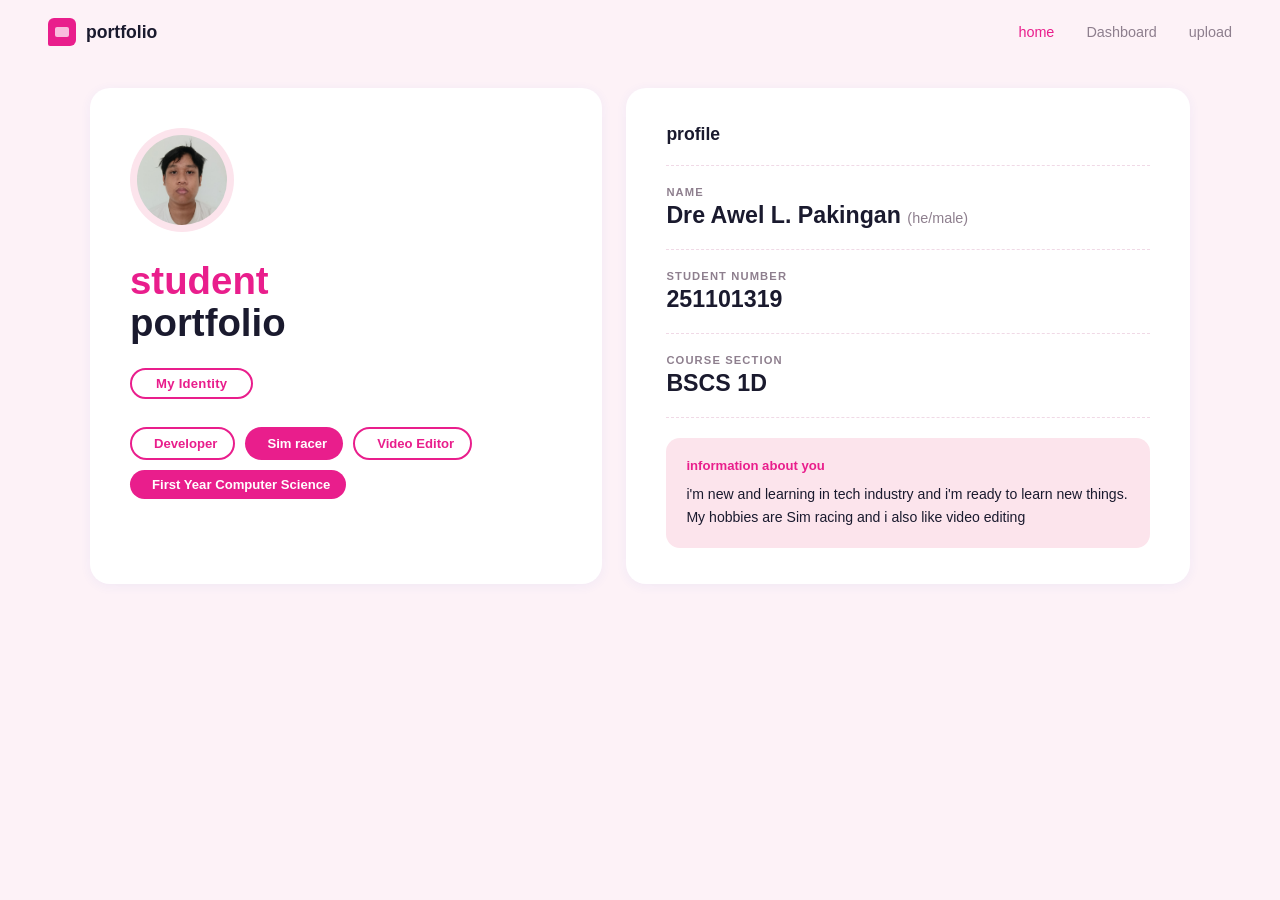
<file: index.html>
<!DOCTYPE html>
<html lang="en">
<head>
  <meta charset="UTF-8" />
  <meta name="viewport" content="width=device-width, initial-scale=1.0"/>
  <title>Student Portfolio</title>

  <!-- All styling is in style.css -->
<link rel="stylesheet" href="style.css"/>
</head>
<body>

  <!-- ==================== NAVIGATION BAR ==================== -->

  <nav>

    <a href="#" class="nav-logo" onclick="showPage('home')">
      <div class="folder-icon"></div>
      portfolio
    </a>

    <!-- Navigation links list -->
    <ul class="nav-links">

      <li>
        <a href="#" class="active" id="nav-home" onclick="showPage('home')">
          home
        </a>
      </li>

      <li>
        <a href="takenquiz.html" id="nav-quiz">
          Dashboard
                </a>
      </li>
      <li>
        <a href="upload.html" id="nav-upload">
          upload
        </a>
      </li>
    </ul>
  </nav>

  <!-- ==================== HOME PAGE ==================== -->

  <div class="page active" id="page-home">

    <div class="home-grid">

      <div class="card">

        <div class="avatar-wrap">
          <img src="Image/profile.jpeg" alt="Your photo" class="avatar-img"
               onerror="this.style.display='none'; this.nextElementSibling.style.display='flex';">
          <span class="avatar-fallback">🎓</span>
        </div>

        <div class="student-title">
          <span>student</span><br>portfolio
        </div>

        <div class="scroll-badge">My Identity</div>

        <div class="tags">
          <span class="tag tag-outline"> Developer</span>
          <span class="tag tag-filled"> Sim racer</span>
          <span class="tag tag-outline"> Video Editor</span>
          <span class="tag tag-filled"> First Year Computer Science</span>
        </div>
      </div>

      <div class="card profile-card">

        <div class="profile-header">
          <h2>profile</h2>
        </div>

        <hr class="divider"/>

        <div class="profile-row">
          <span class="profile-label">Name</span>
          <span class="profile-value">Dre Awel L. Pakingan <span>(he/male)</span></span>
        </div>

        <div class="profile-row">
          <span class="profile-label">Student Number</span>
          <span class="profile-value">251101319</span>
        </div>

        <div class="profile-row">
          <span class="profile-label">Course Section</span>
          <span class="profile-value">BSCS 1D</span>
        </div>

        <div class="info-box">
          <div class="info-box-header">
            information about you
          </div>
          <p>i'm new and learning in tech industry and i'm ready to learn new things. My hobbies are Sim racing and i also like video editing</p>
        </div>

      </div>

    </div>
  </div>

  <!-- All JavaScript is in script.js -->
  <script src="script.js"></script>

</body>
</html>
</file>
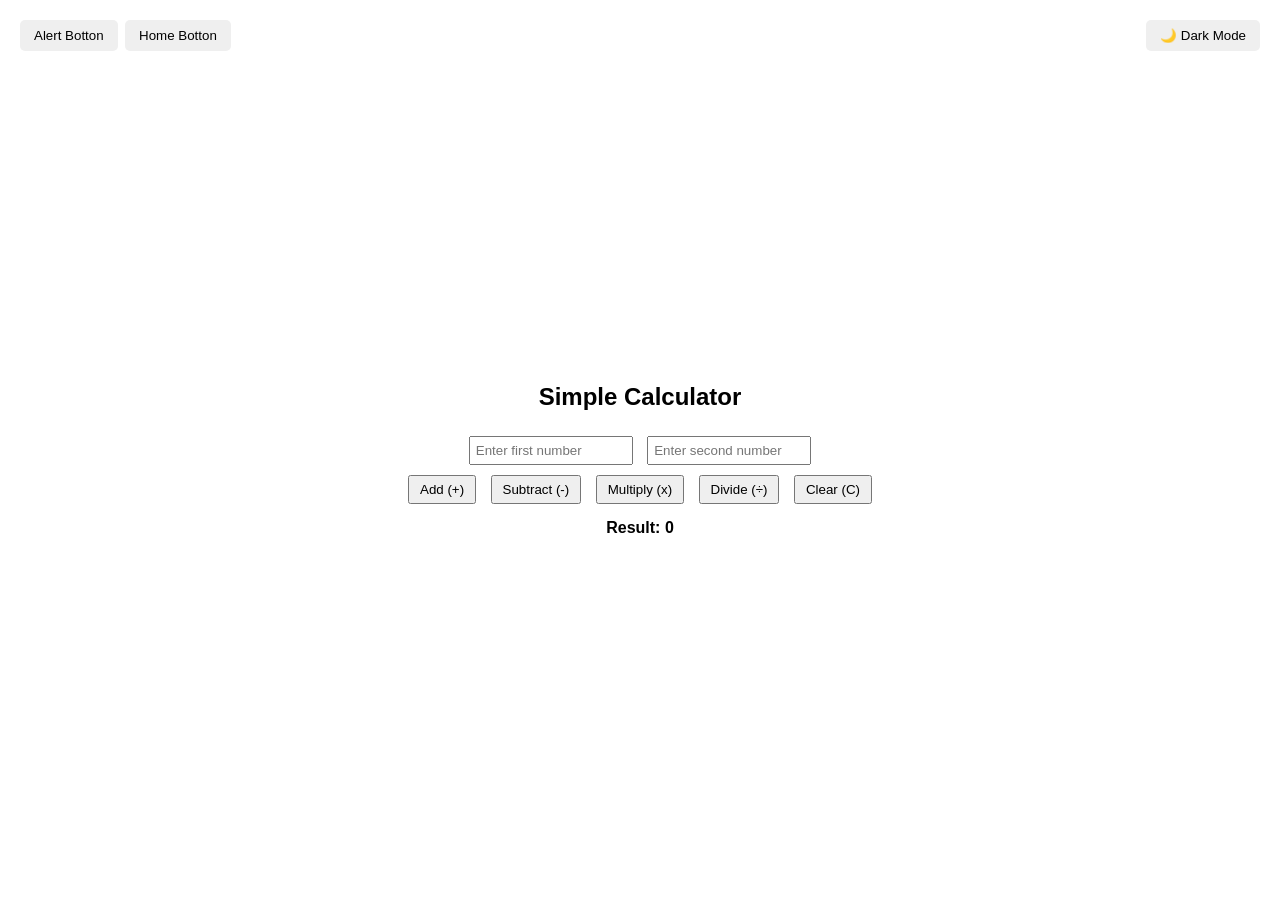
<file: Calculator.html>
<!DOCTYPE html>
<html>
<head>
  <title>Simple Calculator</title>
  <style>
    body {
      font-family: Arial, sans-serif;
      display: flex;
      justify-content: center;
      align-items: center;
      height: 100vh;
      margin: 0;
      background-color: white;
      color: black;
    }

    body.dark {
      background-color: #1a1a1a;
      color: white;
    }

    .calculator {
      text-align: center;
    }

    input {
      padding: 5px;
      margin: 5px;
      width: 150px;
    }

    button {
      padding: 5px 10px;
      margin: 5px;
      cursor: pointer;
    }

    #result {
      margin-top: 10px;
      font-weight: bold;
    }

    #alertBtn {
      position: fixed;
      top: 15px;
      left: 15px;
      border: none;
      padding: 8px 14px;
      cursor: pointer;
      border-radius: 5px;
    }

    #darkModeBtn {
      position: fixed;
      top: 15px;
      right: 15px;
      border: none;
      padding: 8px 14px;
      cursor: pointer;
      border-radius: 5px;
    }

    #homeBtn {
      position: fixed;
      top: 15px;
      left: 120px;
      border: none;
      padding: 8px 14px;
      cursor: pointer;
      border-radius: 5px;
    }
  </style>
</head>
<body>

  
  <button id="alertBtn" onclick="alert('Hello BSCS1D!')">Alert Botton</button>
  <button id="darkModeBtn" onclick="toggleDarkMode()">🌙 Dark Mode</button>
  <button id="homeBtn" onclick="window.location.href='index.html'">Home Botton</button>

  <div class="calculator">
    <h2>Simple Calculator</h2>
    <div>
      <input type="number" id="num1" placeholder="Enter first number">
      <input type="number" id="num2" placeholder="Enter second number">
    </div>
    <div>
      <button onclick="addNumbers()">Add (+)</button>
      <button onclick="sub()">Subtract (-)</button>
      <button onclick="mul()">Multiply (x)</button>
      <button onclick="divNumbers()">Divide (÷)</button>
      <button onclick="clearResult()">Clear (C)</button>
    </div>
    <div id="result">Result: 0</div>
  </div>

  <script>
    

    // Dark mode toggle
    function toggleDarkMode() {
      document.body.classList.toggle("dark");
      let btn = document.getElementById("darkModeBtn");
      
    }

    // Calculator
    function getInputs() {
      let num1 = Number(document.getElementById("num1").value);
      let num2 = Number(document.getElementById("num2").value);
      return { num1, num2 };
    }

    function showResult(num1, op, num2, result) {
      document.getElementById("result").innerHTML = "Result: " + num1 + " " + op + " " + num2 + " = " + result;
      if (alertOn) alert("Result: " + num1 + " " + op + " " + num2 + " = " + result);
    }

    function calculateSum(a, b) { return a + b; }
    function calculateSub(a, b) { return a - b; }
    function calculateMul(a, b) { return a * b; }
    function calculateDiv(a, b) { return b !== 0 ? a / b : "Error: Division by zero"; }

    function addNumbers() {
      let { num1, num2 } = getInputs();
      showResult(num1, "+", num2, calculateSum(num1, num2));
    }

    function sub() {
      let { num1, num2 } = getInputs();
      showResult(num1, "-", num2, calculateSub(num1, num2));
    }

    function mul() {
      let { num1, num2 } = getInputs();
      showResult(num1, "x", num2, calculateMul(num1, num2));
    }

    function divNumbers() {
      let { num1, num2 } = getInputs();
      showResult(num1, "÷", num2, calculateDiv(num1, num2));
    }

    function clearResult() {
      document.getElementById("num1").value = "";
      document.getElementById("num2").value = "";
      document.getElementById("result").innerHTML = "Result: 0";
    }
  </script>
</body>
</html>
</file>
<file: style.css>
*, *::before, *::after { box-sizing: border-box; margin: 0; padding: 0; }

:root {
  --bg: #fdf2f7;
  --card: #ffffff;
  --accent: #e91e8c;
  --accent-light: #fce4ec;
  --accent-soft: #f8bbd9;
  --text: #1a1a2e;
  --muted: #8e7f8e;
  --border: #f0d9e6;
  --tag-bg: #e91e8c;
  --tag-text: #fff;
  --tag-outline-bg: transparent;
  --tag-outline-border: #e91e8c;
  --tag-outline-text: #e91e8c;
}

body {
  font-family: sans-serif;
  background: var(--bg);
  color: var(--text);
  min-height: 100vh;
}

/* NAV */
nav {
  display: flex;
  align-items: center;
  justify-content: space-between;
  padding: 18px 48px;
  background: var(--bg);
}

.nav-logo {
  display: flex;
  align-items: center;
  gap: 10px;
  font-family: sans-serif;
  font-weight: 600;
  font-size: 1.1rem;
  color: var(--text);
  text-decoration: none;
}

.nav-logo .folder-icon {
  width: 28px; height: 28px;
  background: var(--accent);
  border-radius: 6px 6px 6px 2px;
  display: flex; align-items: center; justify-content: center;
}

.nav-logo .folder-icon::before {
  content: '';
  display: block;
  width: 14px; height: 10px;
  background: rgba(255,255,255,0.7);
  border-radius: 2px;
}

.nav-links {
  display: flex;
  gap: 32px;
  list-style: none;
}

.nav-links a {
  text-decoration: none;
  color: var(--muted);
  font-size: 0.9rem;
  font-weight: 500;
  display: flex; align-items: center; gap: 6px;
  transition: color 0.2s;
}

.nav-links a:hover, .nav-links a.active { color: var(--accent); }

.nav-links a svg { width: 15px; height: 15px; }

/* PAGES */
.page { display: none; padding: 24px 48px 48px; animation: fadeIn 0.3s ease; }
.page.active { display: block; }

@keyframes fadeIn { from { opacity: 0; transform: translateY(8px); } to { opacity: 1; transform: translateY(0); } }

/* HOME PAGE */
.home-grid {
  display: grid;
  grid-template-columns: 1fr 1.1fr;
  gap: 24px;
  max-width: 1100px;
  margin: 0 auto;
}

.card {
  background: var(--card);
  border-radius: 20px;
  padding: 40px;
  box-shadow: 0 2px 12px rgba(59,79,216,0.06);
}

.avatar-wrap {
  width: 96px; height: 96px;
  background: var(--accent-light);
  border-radius: 50%;
  display: flex; align-items: center; justify-content: center;
  margin-bottom: 28px;
  overflow: hidden;
  padding: 4px;
  box-sizing: content-box;
}

.avatar-fallback {
  font-size: 2.6rem;
  display: none;
}

.avatar-img {
  width: 90px;
  height: 90px;
  object-fit: cover;
  border-radius: 50%;
  display: block;
}

.student-title {
  font-family: sans-serif;
  font-size: 2.4rem;
  font-weight: 700;
  line-height: 1.1;
  margin-bottom: 24px;
}

.student-title span { color: var(--accent); }

.scroll-badge {
  display: inline-flex;
  align-items: center;
  gap: 8px;
  border: 2px solid var(--accent);
  border-radius: 100px;
  padding: 6px 16px;
  font-size: 0.82rem;
  font-weight: 600;
  color: var(--accent);
  letter-spacing: 0.02em;
  margin-bottom: 24px;
  position: relative;
}

.scroll-badge::before {
  content: '';
  font-size: 0.7rem;
}
.scroll-badge::after {
  content: '';
  font-size: 0.7rem;
}

.tags {
  display: flex;
  flex-wrap: wrap;
  gap: 10px;
  margin-top: 4px;
}

.tag {
  display: inline-flex;
  align-items: center;
  gap: 6px;
  border-radius: 100px;
  padding: 7px 16px;
  font-size: 0.82rem;
  font-weight: 600;
}

.tag::before { content: ''; font-size: 0.65rem; }

.tag-filled {
  background: var(--tag-bg);
  color: var(--tag-text);
}

.tag-outline {
  background: transparent;
  border: 2px solid var(--tag-outline-border);
  color: var(--tag-outline-text);
}

/* Right card - Profile */
.profile-card {
  padding: 36px 40px;
}

.profile-header {
  display: flex;
  align-items: center;
  gap: 10px;
  margin-bottom: 20px;
}

.profile-header svg { width: 22px; height: 22px; color: var(--accent); }

.profile-header h2 {
  font-family: sans-serif;
  font-size: 1.1rem;
  font-weight: 600;
  color: var(--text);
}

.divider {
  border: none;
  border-top: 1.5px dashed var(--border);
  margin: 0 0 20px;
}

.profile-row {
  display: flex;
  flex-direction: column;
  gap: 4px;
  margin-bottom: 20px;
  padding-bottom: 20px;
  border-bottom: 1.5px dashed var(--border);
}

.profile-row:last-of-type { border-bottom: none; margin-bottom: 0; }

.profile-label {
  font-size: 0.7rem;
  font-weight: 700;
  letter-spacing: 0.1em;
  color: var(--muted);
  text-transform: uppercase;
}

.profile-value {
  font-family: sans-serif;
  font-size: 1.45rem;
  font-weight: 700;
  color: var(--text);
}

.profile-value span {
  font-family: sans-serif;
  font-size: 0.9rem;
  font-weight: 400;
  color: var(--muted);
}

.info-box {
  background: var(--accent-light);
  border-radius: 14px;
  padding: 20px;
  margin-top: 10px;
}

.info-box-header {
  display: flex;
  align-items: center;
  gap: 8px;
  margin-bottom: 10px;
  font-size: 0.82rem;
  font-weight: 600;
  color: var(--accent);
}

.info-box-header svg { width: 14px; height: 14px; }

.info-box p {
  font-size: 0.88rem;
  color: var(--text);
  line-height: 1.6;
}

/* TAKEN QUIZ PAGE */
.quiz-section-title {
  display: flex;
  align-items: center;
  gap: 12px;
  margin-bottom: 28px;
}

.quiz-section-title svg { width: 28px; height: 28px; color: var(--accent); }

.quiz-section-title h1 {
  font-family: sans-serif;
  font-size: 1.6rem;
  font-weight: 700;
  color: var(--text);
}

.upload-card {
  background: var(--card);
  border-radius: 20px;
  padding: 40px;
  text-align: center;
  border: 2px dashed var(--accent-soft);
  margin-bottom: 28px;
  box-shadow: 0 2px 12px rgba(59,79,216,0.06);
  max-width: 900px;
  margin-left: auto;
  margin-right: auto;
}

.upload-icon {
  display: flex;
  align-items: center;
  justify-content: center;
  gap: 10px;
  margin-bottom: 20px;
  color: var(--accent);
  font-size: 0.95rem;
  font-weight: 600;
}

.upload-icon svg { width: 22px; height: 22px; }

.file-input-row {
  display: flex;
  align-items: center;
  justify-content: center;
  gap: 16px;
  flex-wrap: wrap;
}

.file-input-label {
  display: inline-flex;
  align-items: center;
  gap: 0;
  border: 1.5px solid var(--border);
  border-radius: 8px;
  overflow: hidden;
  cursor: pointer;
}

.file-btn {
  background: #f1f3fa;
  color: var(--text);
  padding: 8px 14px;
  font-size: 0.85rem;
  font-weight: 500;
  border-right: 1.5px solid var(--border);
}

.file-name {
  padding: 8px 14px;
  font-size: 0.85rem;
  color: var(--muted);
  min-width: 120px;
}

.file-input-label input[type="file"] { display: none; }

.file-hint {
  font-size: 0.8rem;
  color: var(--muted);
  margin-left: 8px;
}

/* Recent quizzes */
.recent-header {
  display: flex;
  align-items: center;
  gap: 10px;
  margin-bottom: 16px;
  max-width: 900px;
  margin-left: auto;
  margin-right: auto;
}

.recent-header svg { width: 20px; height: 20px; color: var(--accent); }

.recent-header h3 {
  font-family: sans-serif;
  font-weight: 600;
  font-size: 1rem;
}

.quiz-list {
  display: flex;
  flex-direction: column;
  gap: 12px;
  max-width: 900px;
  margin: 0 auto;
}

.quiz-item {
  background: var(--card);
  border-radius: 16px;
  padding: 20px 28px;
  display: flex;
  align-items: center;
  justify-content: space-between;
  box-shadow: 0 2px 8px rgba(59,79,216,0.05);
}

.quiz-item-left { display: flex; flex-direction: column; gap: 6px; }

.quiz-item-title {
  display: flex;
  align-items: center;
  gap: 8px;
  font-family: sans-serif;
  font-weight: 600;
  font-size: 0.97rem;
}

.quiz-item-title svg { width: 15px; height: 15px; color: var(--accent); }

.quiz-item-meta {
  display: flex;
  align-items: left;
  gap: 14px;

  font-size: 0.78rem;
  color: var(--muted);
}

.quiz-item-meta span {
  display: flex; align-items: center; gap: 4px;
}

.quiz-item-meta svg { width: 12px; height: 12px; }

.score-badge {
  background: var(--accent);
  color: #fff;
  font-family: sans-serif;
  font-weight: 700;
  font-size: 1rem;
  padding: 10px 22px;
  border-radius: 12px;
  min-width: 70px;
  text-align: center;
}

/* UPLOAD PAGE */
.upload-page-card {
  background: var(--card);
  border-radius: 20px;
  padding: 40px;
  max-width: 600px;
  margin: 0 auto;
  box-shadow: 0 2px 12px rgba(59,79,216,0.06);
}

.upload-page-card h2 {
  font-family: sans-serif;
  font-size: 1.2rem;
  font-weight: 700;
  margin-bottom: 20px;
  color: var(--text);
}

.form-group { margin-bottom: 20px; }

.form-group label {
  display: block;
  font-size: 0.8rem;
  font-weight: 700;
  letter-spacing: 0.08em;
  text-transform: uppercase;
  color: var(--muted);
  margin-bottom: 8px;
}

.form-group input, .form-group textarea {
  width: 100%;
  border: 1.5px solid var(--border);
  border-radius: 10px;
  padding: 11px 14px;
  font-family: sans-serif;
  font-size: 0.9rem;
  color: var(--text);
  background: var(--bg);
  outline: none;
  transition: border-color 0.2s;
}

.form-group input:focus, .form-group textarea:focus {
  border-color: var(--accent);
}

.submit-btn {
  background: var(--accent);
  color: #fff;
  border: none;
  border-radius: 12px;
  padding: 12px 28px;
  font-family: sans-serif;
  font-weight: 600;
  font-size: 0.9rem;
  cursor: pointer;
  transition: opacity 0.2s;
}

.submit-btn:hover { opacity: 0.88; }

/* Preview */
#preview-img {
  max-width: 100%;
  border-radius: 12px;
  margin-top: 16px;
  display: none;
}

/* TAKEN QUIZ PAGE */
.quiz-section-title {
  display: flex;
  align-items: center;
  gap: 12px;
  margin-bottom: 28px;
}

.quiz-section-title svg { width: 28px; height: 28px; color: var(--accent); }

.quiz-section-title h1 {
  font-family: sans-serif;
  font-size: 1.6rem;
  font-weight: 700;
  color: var(--text);
}

.quiz-recent-card {
  background: var(--card);
  border-radius: 20px;
  padding: 28px 32px;
  max-width: 900px;
  margin: 0 auto;
  box-shadow: 0 2px 12px rgba(233, 30, 140, 0.06);
}

.recent-header {
  display: flex;
  align-items: center;
  gap: 10px;
  margin-bottom: 20px;
}

.recent-header svg { width: 20px; height: 20px; color: var(--accent); }

.recent-header h3 {
  font-family: sans-serif;
  font-weight: 600;
  font-size: 1rem;
  color: var(--text);
}

.quiz-list {
  display: flex;
  flex-direction: column;
  gap: 12px;
  margin-bottom: 20px;
}

.quiz-item {
  background: var(--bg);
  border-radius: 16px;
  padding: 20px 28px;
  display: flex;
  align-items: flex-start;
  gap: 16px;
}

.quiz-item-left {
  flex: 1;
  display: flex;
  flex-direction: column;
  gap: 6px;
}

.quiz-item-new { animation: fadeIn 0.4s ease; }

.quiz-item-left { display: flex; flex-direction: column; gap: 6px; }

.quiz-item-title {
  display: flex;
  align-items: center;
  gap: 8px;
  font-family: sans-serif;
  font-weight: 600;
  font-size: 0.97rem;
  color: var(--text);
}

.quiz-item-title svg { width: 15px; height: 15px; color: var(--accent); }

.quiz-item-meta {
  display: flex;
  align-items: center;
  gap: 14px;
  font-size: 0.78rem;
  color: var(--muted);
}

.quiz-item-meta span { display: flex; align-items: center; gap: 4px; }
.quiz-item-meta svg { width: 12px; height: 12px; }

.score-badge {
  background: var(--accent);
  color: #fff;
  font-family: sans-serif;
  font-weight: 700;
  font-size: 1rem;
  padding: 10px 22px;
  border-radius: 12px;
  min-width: 70px;
  text-align: center;
}

.quiz-count-note {
  display: flex;
  align-items: center;
  gap: 8px;
  font-size: 0.8rem;
  color: var(--accent);
  font-weight: 500;
  margin-top: 4px;
}

@media (max-width: 768px) {
  nav { padding: 14px 20px; }
  .page { padding: 16px 16px 36px; }
  .home-grid { grid-template-columns: 1fr; }
  .card { padding: 28px 22px; }
  .quiz-recent-card { padding: 20px 18px; }
  .quiz-item { padding: 16px 18px; }
}

/* ── Upload form fields (takenquiz.html) ── */
.upload-form {
  display: flex;
  flex-direction: column;
  gap: 14px;
  margin-top: 18px;
  text-align: left;
}

.upload-form label {
  font-size: 0.75rem;
  font-weight: 700;
  letter-spacing: 0.08em;
  text-transform: uppercase;
  color: var(--muted);
  display: block;
  margin-bottom: 5px;
}

.upload-form input[type="text"],
.upload-form input[type="number"] {
  width: 100%;
  border: 1.5px solid var(--border);
  border-radius: 10px;
  padding: 10px 14px;
  font-size: 0.9rem;
  color: var(--text);
  background: var(--bg);
  outline: none;
  transition: border-color 0.2s;
  box-sizing: border-box;
}

.upload-form input:focus { border-color: var(--accent); }

.form-row { display: flex; gap: 14px; }
.form-row > div { flex: 1; }

.add-btn {
  background: var(--accent);
  color: #fff;
  border: none;
  border-radius: 12px;
  padding: 11px 28px;
  font-weight: 600;
  font-size: 0.9rem;
  cursor: pointer;
  transition: opacity 0.2s;
  align-self: flex-start;
}
.add-btn:hover { opacity: 0.85; }

.error-msg {
  color: #e53935;
  font-size: 0.82rem;
  display: none;
}

.delete-btn {
  background: none;
  border: 1.5px solid var(--border);
  border-radius: 8px;
  color: var(--muted);
  font-size: 0.78rem;
  padding: 5px 10px;
  cursor: pointer;
  transition: all 0.2s;
  white-space: nowrap;
  flex-shrink: 0;
}
.delete-btn:hover { border-color: #e53935; color: #e53935; }

.quiz-item-right {
  display: flex;
  align-items: flex-start;
  gap: 10px;
  flex-shrink: 0;
}

.quiz-thumb {
  width: 48px;
  height: 48px;
  object-fit: cover;
  border-radius: 8px;
  flex-shrink: 0;
  cursor: pointer;
  transition: transform 0.2s ease;
}

.quiz-thumb:hover {
  transform: scale(1.05);
}

.empty-state {
  text-align: center;
  color: var(--muted);
  font-size: 0.88rem;
  padding: 28px 0;
}

.score-badge {
  background: var(--accent) !important;
}

.preview-img {
  display: none;
  max-width: 400px;
  max-height: 300px;
  width: 100%;
  height: auto;
  object-fit: contain;
  border-radius: 12px;
  margin-top: 14px;
  border: 2px solid var(--border);
}

#preview-img {
  max-width: 100%;
  border-radius: 12px;
  margin-top: 16px;
  display: none;
}

#quiz-count {
  font-size: 0.82rem;
  color: var(--accent);
  font-weight: 600;
}

/* Calculator attachment button */
.attachment-btn {
  display: inline-flex;
  align-items: center;
  gap: 4px;
  background: var(--accent-light);
  color: var(--accent);
  text-decoration: none;
  border: 1.5px solid var(--accent-soft);
  border-radius: 8px;
  font-size: 0.78rem;
  font-weight: 500;
  padding: 6px 12px;
  transition: all 0.2s ease;
  white-space: nowrap;
  flex-shrink: 0;
}

.attachment-btn:hover {
  background: var(--accent);
  color: white;
  border-color: var(--accent);
  transform: translateY(-1px);
}
</file>
